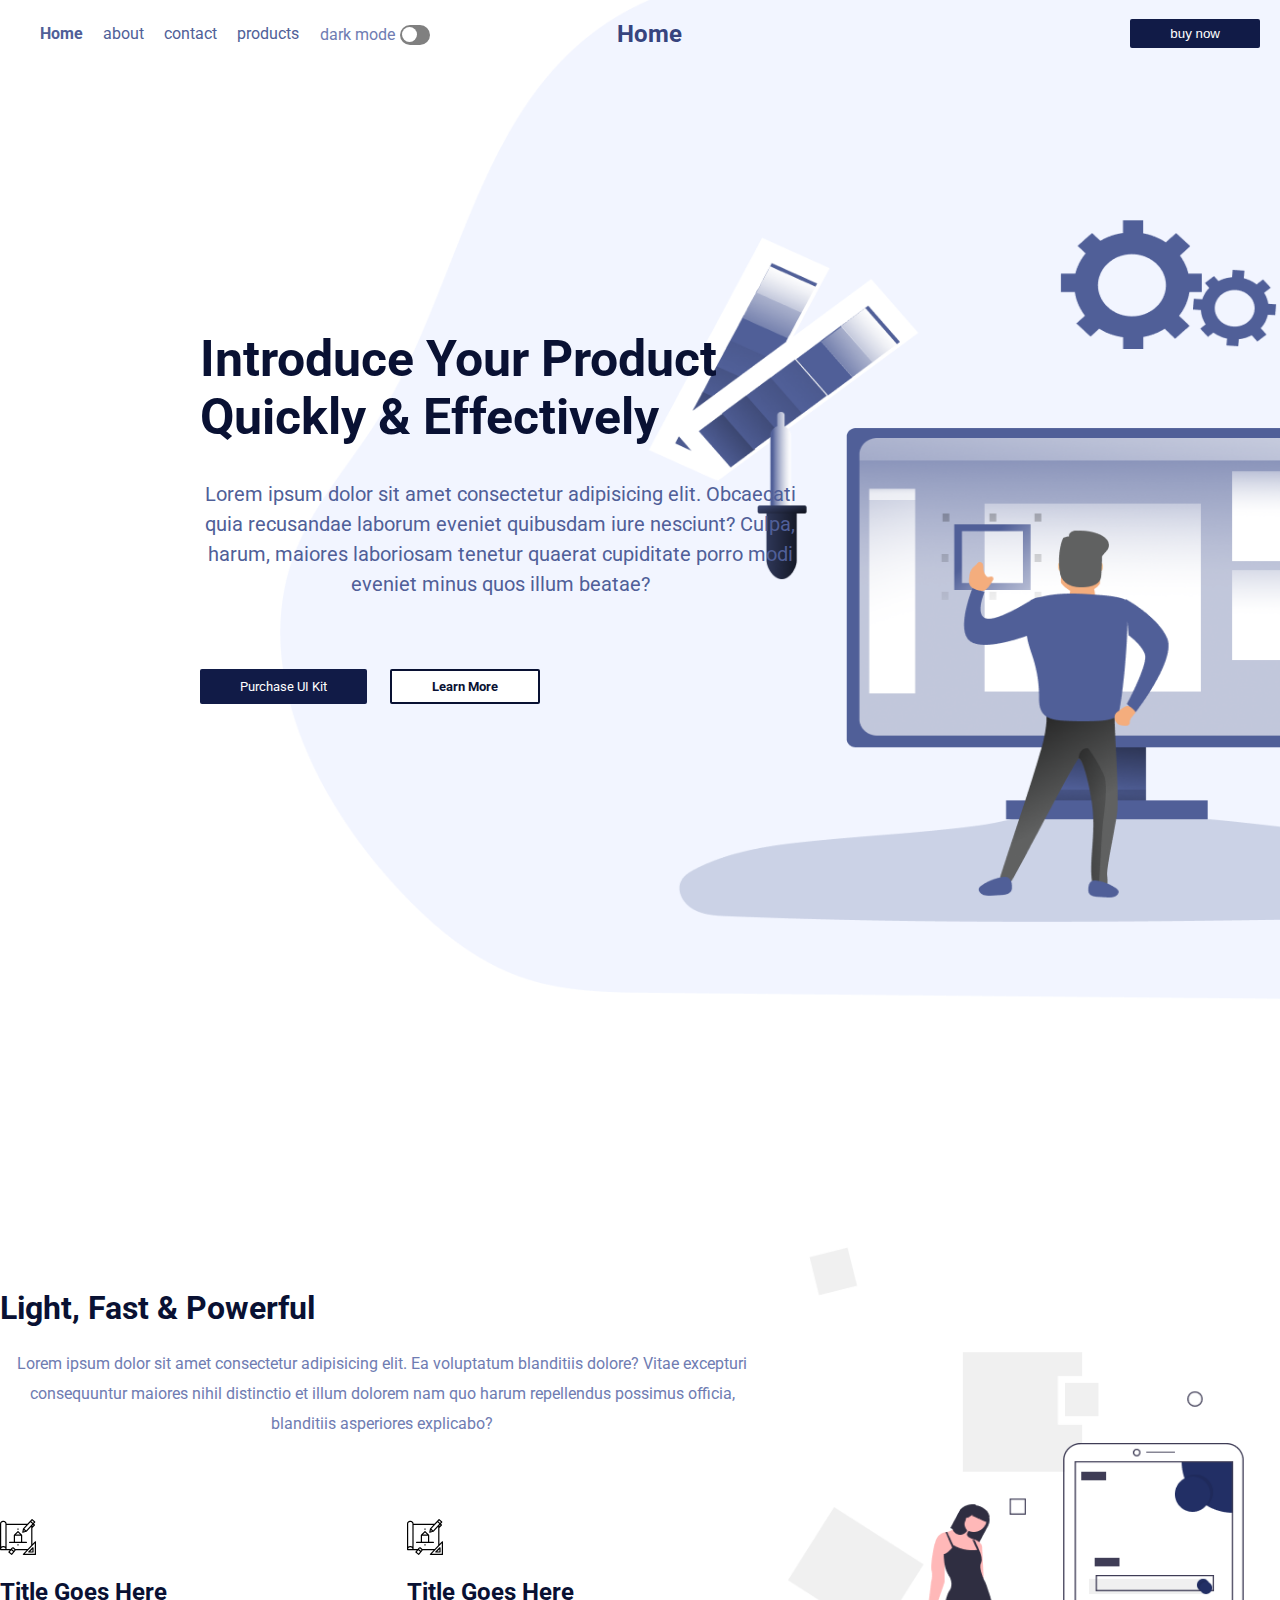
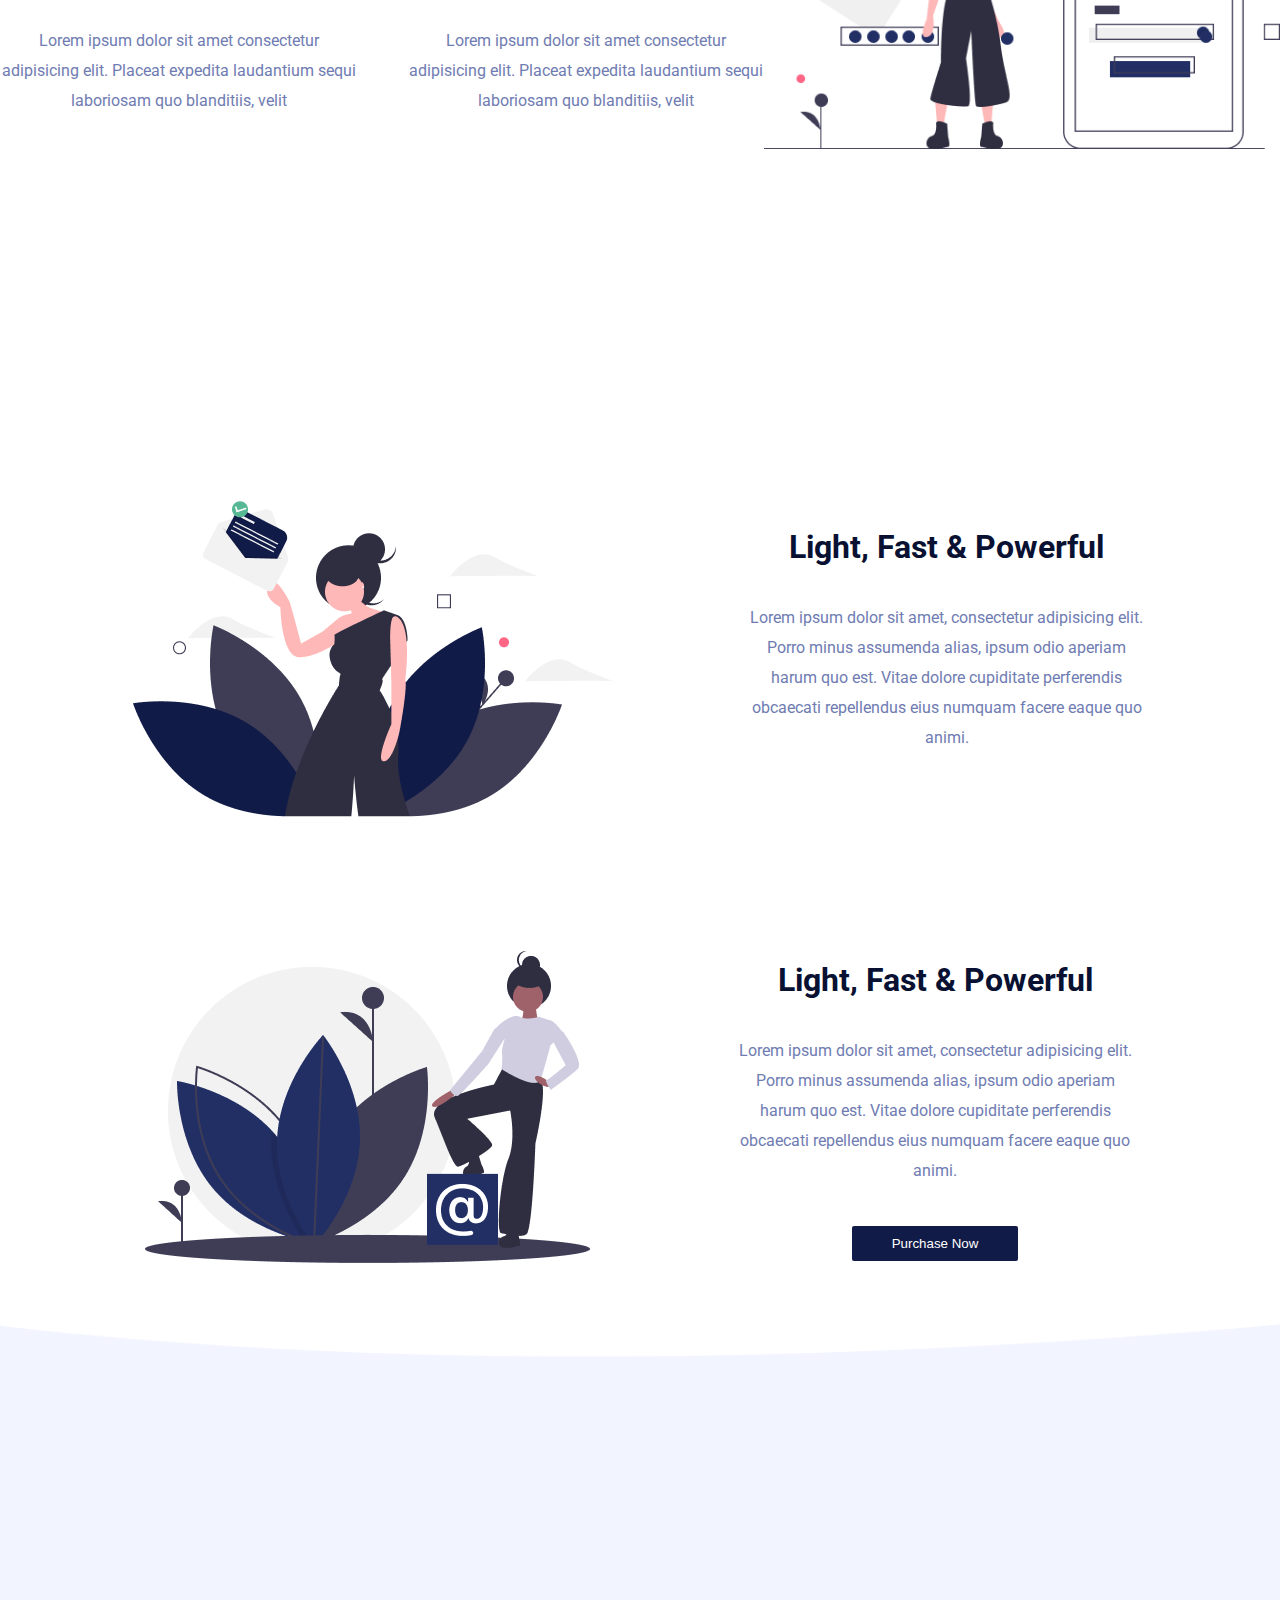
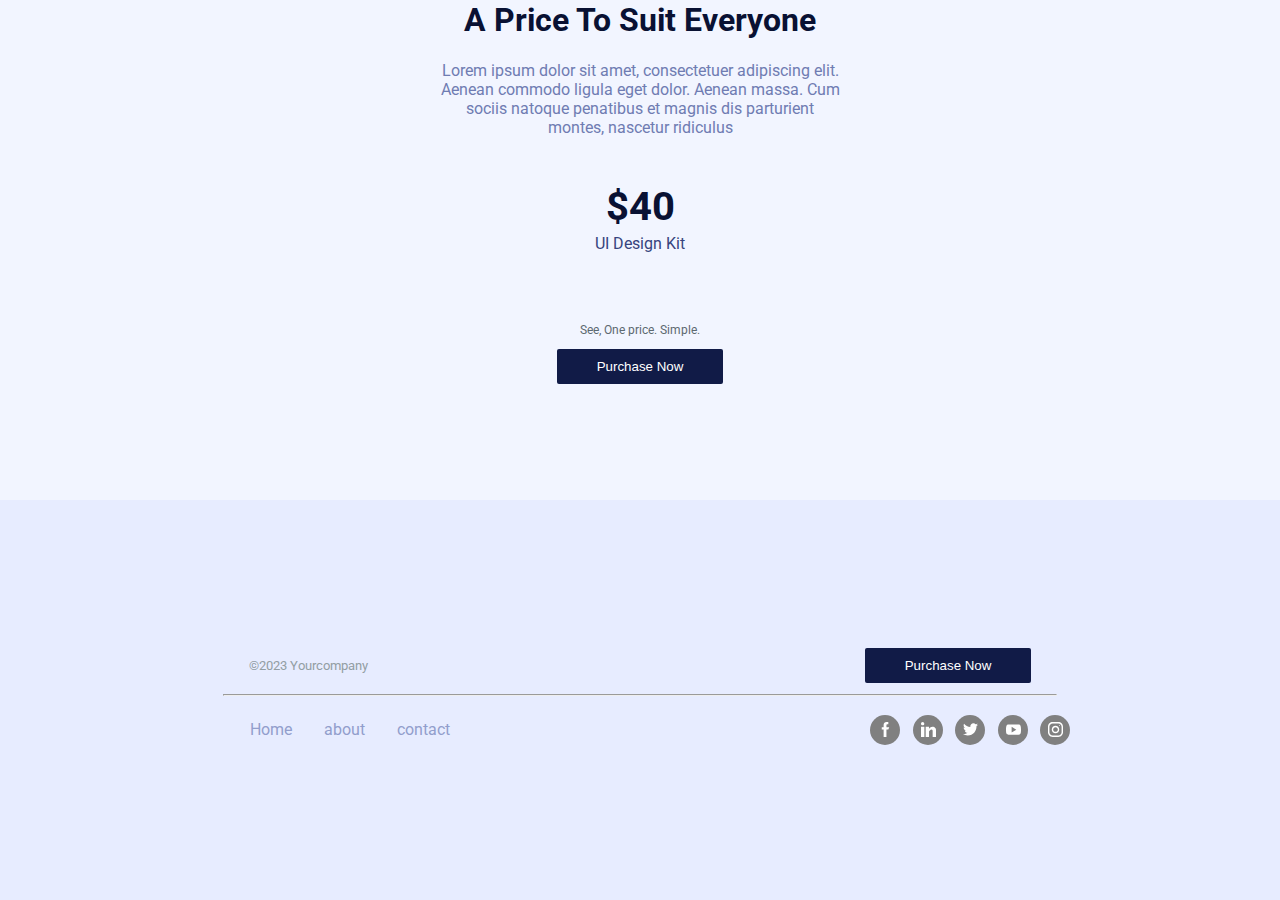
<file: index.html>
<!DOCTYPE html>
<html lang="en">

<head>
    <meta charset="UTF-8">
    <meta name="viewport" content="width=device-width, initial-scale=1.0">
    <title>Home Page</title>
    <link rel="stylesheet" href="style/style.css">
    <style>
    </style>
</head>

<body>
    <input class="toggle-input" type="checkbox" id="background-dark">
    <label class="dark-button" for="background-dark"></label>

    <input id="hamburger" class="toggle-hamburger" type="checkbox">
    <label class="hamburger-menu" for="hamburger">
        <img src="images/hamburger.svg" alt="">
    </label>
    <div class="mobile-nav">
        <ul>
            <a href="index.html">
                <li style="font-weight: bold;">Home</li>
            </a>
            <a href="about-us.html">
                <li>about</li>
            </a>
            <a href="contact.html">
                <li>contact</li>
            </a>
            <a href="products.html">
                <li>products</li>
            </a>
        </ul>
    </div>

    <div class="dark-title">
        <p>dark mode</p>
    </div>
    <div class="header">
        <div class="nav">
            <ul>
                <a href="index.html">
                    <li style="font-weight: bold;">Home</li>
                </a>
                <a href="about-us.html">
                    <li>about</li>
                </a>
                <a href="contact.html">
                    <li>contact</li>
                </a>
                <a href="products.html">
                    <li>products</li>
                </a>
            </ul>
        </div>
        <div class="title">
            <h2>Home</h2>
        </div>
        <div class="button">
            <a href="products.html"><button class="buy">buy now</button></a>
        </div>
    </div>
    
    <div class="image-container">
        <img src="images/aside.png" alt="">
        <div class="content">
            <h1>Introduce Your Product Quickly & Effectively</h1>
            <p>Lorem ipsum dolor sit amet consectetur adipisicing elit. Obcaecati quia recusandae laborum eveniet
                quibusdam iure nesciunt? Culpa, harum, maiores laboriosam tenetur quaerat cupiditate porro modi eveniet
                minus quos illum beatae?</p>
            <button class="purchase-button">Purchase UI Kit</button>
            <button class="learn-button">Learn More</button>
        </div>
    </div>


    <div class="second-content">
        <div class="main-content">
            <h1>Light, Fast & Powerful</h1>
            <p>Lorem ipsum dolor sit amet consectetur adipisicing elit. Ea voluptatum blanditiis dolore? Vitae excepturi
                consequuntur maiores nihil distinctio et illum dolorem nam quo harum repellendus possimus officia,
                blanditiis asperiores explicabo?</p>
            <div class="titles-container">
                <div class="hor1">
                    <img src="images/title-icon.svg" alt="">
                    <h2>Title Goes Here</h2>
                    <p>Lorem ipsum dolor sit amet consectetur adipisicing elit. Placeat expedita laudantium sequi
                        laboriosam quo blanditiis, velit</p>
                </div>
                <div class="hor1">
                    <img src="images/title-icon.svg" alt="">
                    <h2>Title Goes Here</h2>
                    <p>Lorem ipsum dolor sit amet consectetur adipisicing elit. Placeat expedita laudantium sequi
                        laboriosam quo blanditiis, velit</p>
                </div>
            </div>
        </div>
        <div class="image-aside">
            <img src="images/aside2.png" alt="">
        </div>
    </div>

    <div class="third-content">
        <div class="left-image">
            <img src="images/aside3.png" alt="">
        </div>
        <div class="aside-content">
            <h1>Light, Fast & Powerful</h1>
            <p>Lorem ipsum dolor sit amet, consectetur adipisicing elit. Porro minus assumenda alias, ipsum odio aperiam
                harum quo est. Vitae dolore cupiditate perferendis obcaecati repellendus eius numquam facere eaque quo
                animi.</p>
        </div>
    </div>

    <div class="third-content">
        <div class="left-image">
            <img src="images/aside4.png" alt="">
        </div>
        <div class="aside-content">
            <h1>Light, Fast & Powerful</h1>
            <p>Lorem ipsum dolor sit amet, consectetur adipisicing elit. Porro minus assumenda alias, ipsum odio aperiam
                harum quo est. Vitae dolore cupiditate perferendis obcaecati repellendus eius numquam facere eaque quo
                animi.</p>
            <button class="purchase-button">Purchase Now</button>
        </div>
    </div>


    <div class="fourth-content">
        <img src="images/shape.png" alt="">
        <div class="image-content">
            <h1>A Price To Suit Everyone</h1>
            <p id="description">Lorem ipsum dolor sit amet, consectetuer adipiscing elit. Aenean commodo ligula eget
                dolor. Aenean massa. Cum sociis natoque penatibus et magnis dis parturient montes, nascetur ridiculus
            </p>
            <h1 id="price">$40</h1>
            <p id="design">UI Design Kit</p>
            <p id="simple">See, One price. Simple.</p>
            <a href="#"><button class="purchase-button">Purchase Now</button></a>
        </div>
    </div>

    <div class="footer">
        <div class="copyright">
            <p>©2023 Yourcompany</p>
            <a href="products.html"><button class="purchase-button">Purchase Now</button></a>
        </div>
        <hr>
        <div class="footer-nav">
            <ul>
                <a href="index.html">
                    <li>Home</li>
                </a>
                <a href="about-us.html">
                    <li>about</li>
                </a>
                <a href="contact.html">
                    <li>contact</li>
                </a>
            </ul>
            <div class="socials">
                <div class="plateforms" style="--accent-color : #1877f2;">
                    <a class="mini" href="#">
                        <img src="images/facebook.svg" alt="">
                        <span>facebook</span>
                    </a>
                </div>

                <div class="plateforms" style="--accent-color : #0a66c2;">
                    <a class="mini" href="#">
                        <img src="images/linkedin.svg" alt="">
                        <span>linkedin</span>
                    </a>
                </div>

                <div class="plateforms" style="--accent-color : skyblue;">
                    <a class="mini" href="#">
                        <img src="images/twitter.svg" alt="">
                        <span>twitter</span>
                    </a>
                </div>

                <div class="plateforms" style="--accent-color : #ff0000;">
                    <a class="mini" href="#">
                        <img src="images/youtube.svg" alt="">
                        <span>youtube</span>
                    </a>
                </div>

                <div class="plateforms" style="--accent-color : #c32aa3;">
                    <a class="mini" href="#">
                        <img src="images/instagram.svg" alt="">
                        <span>instagram</span>
                    </a>
                </div>
            </div>
        </div>
    </div>
</body>

</html>
</file>
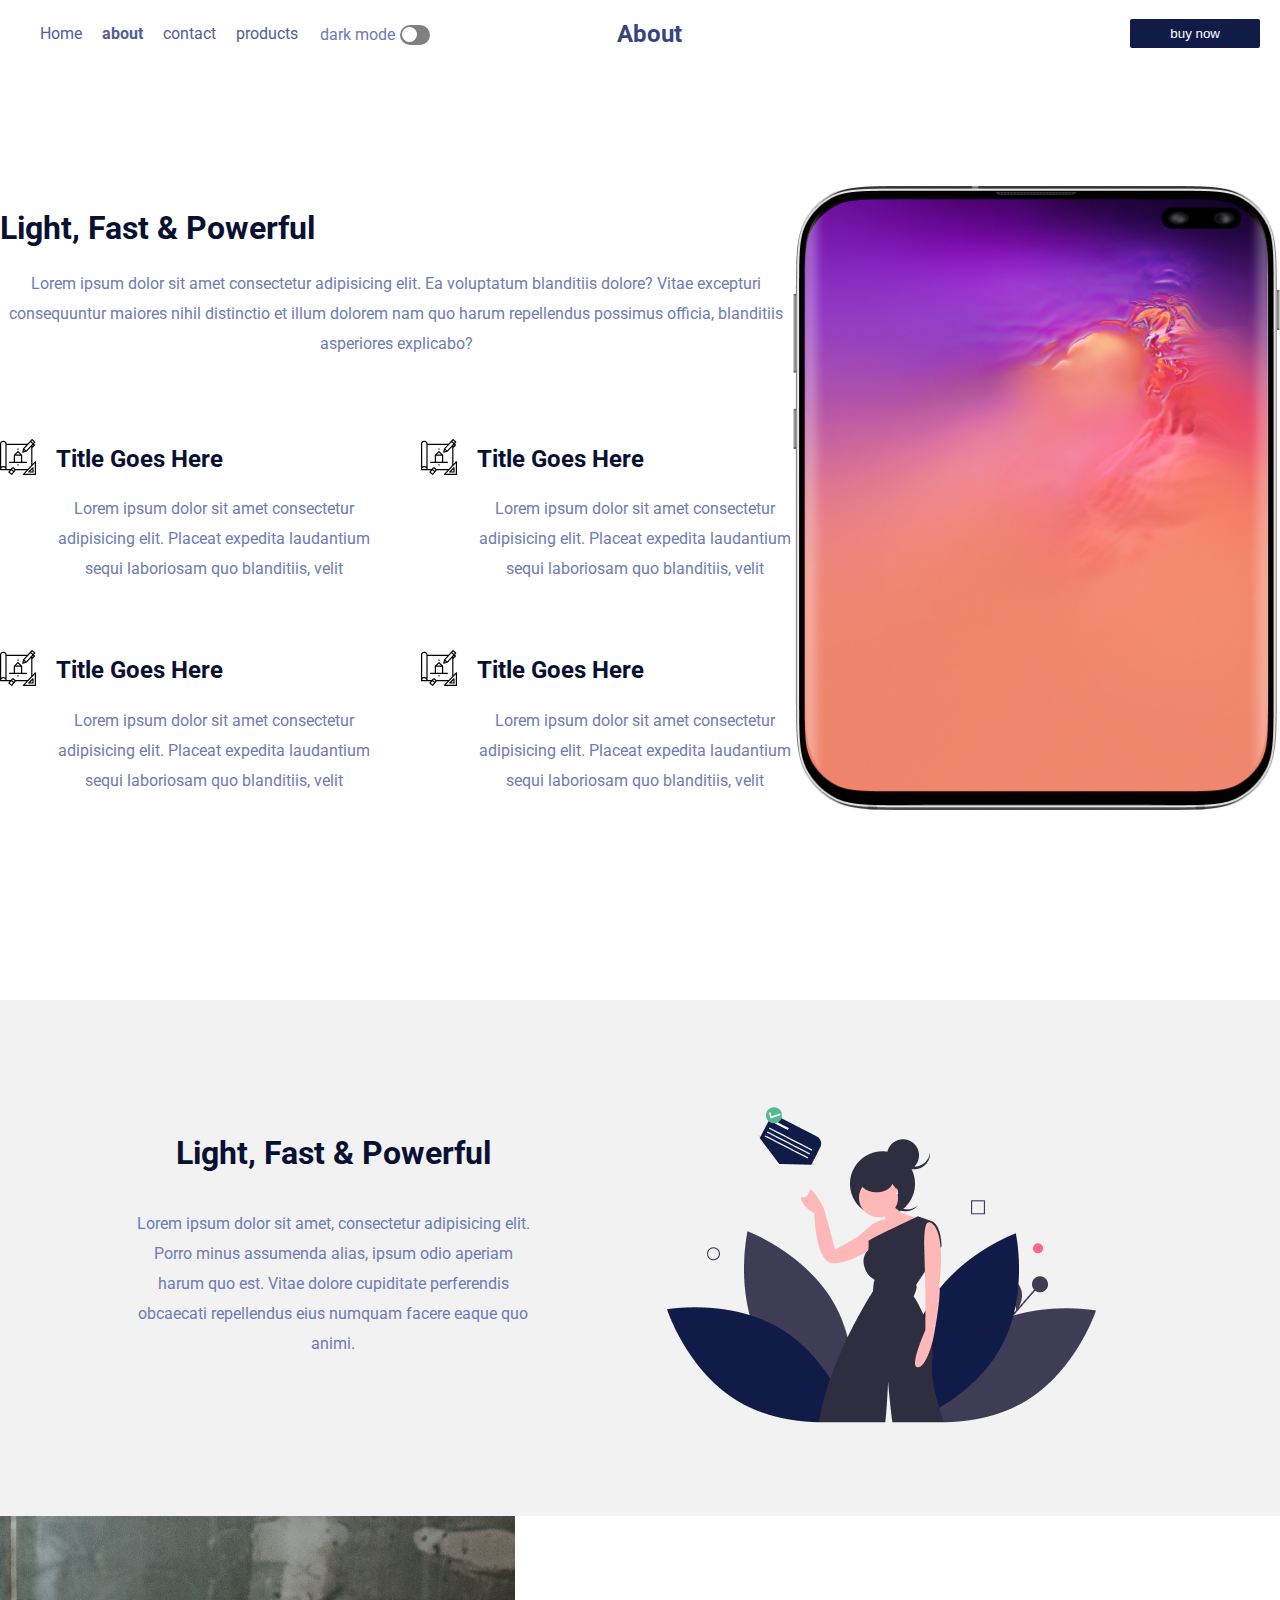
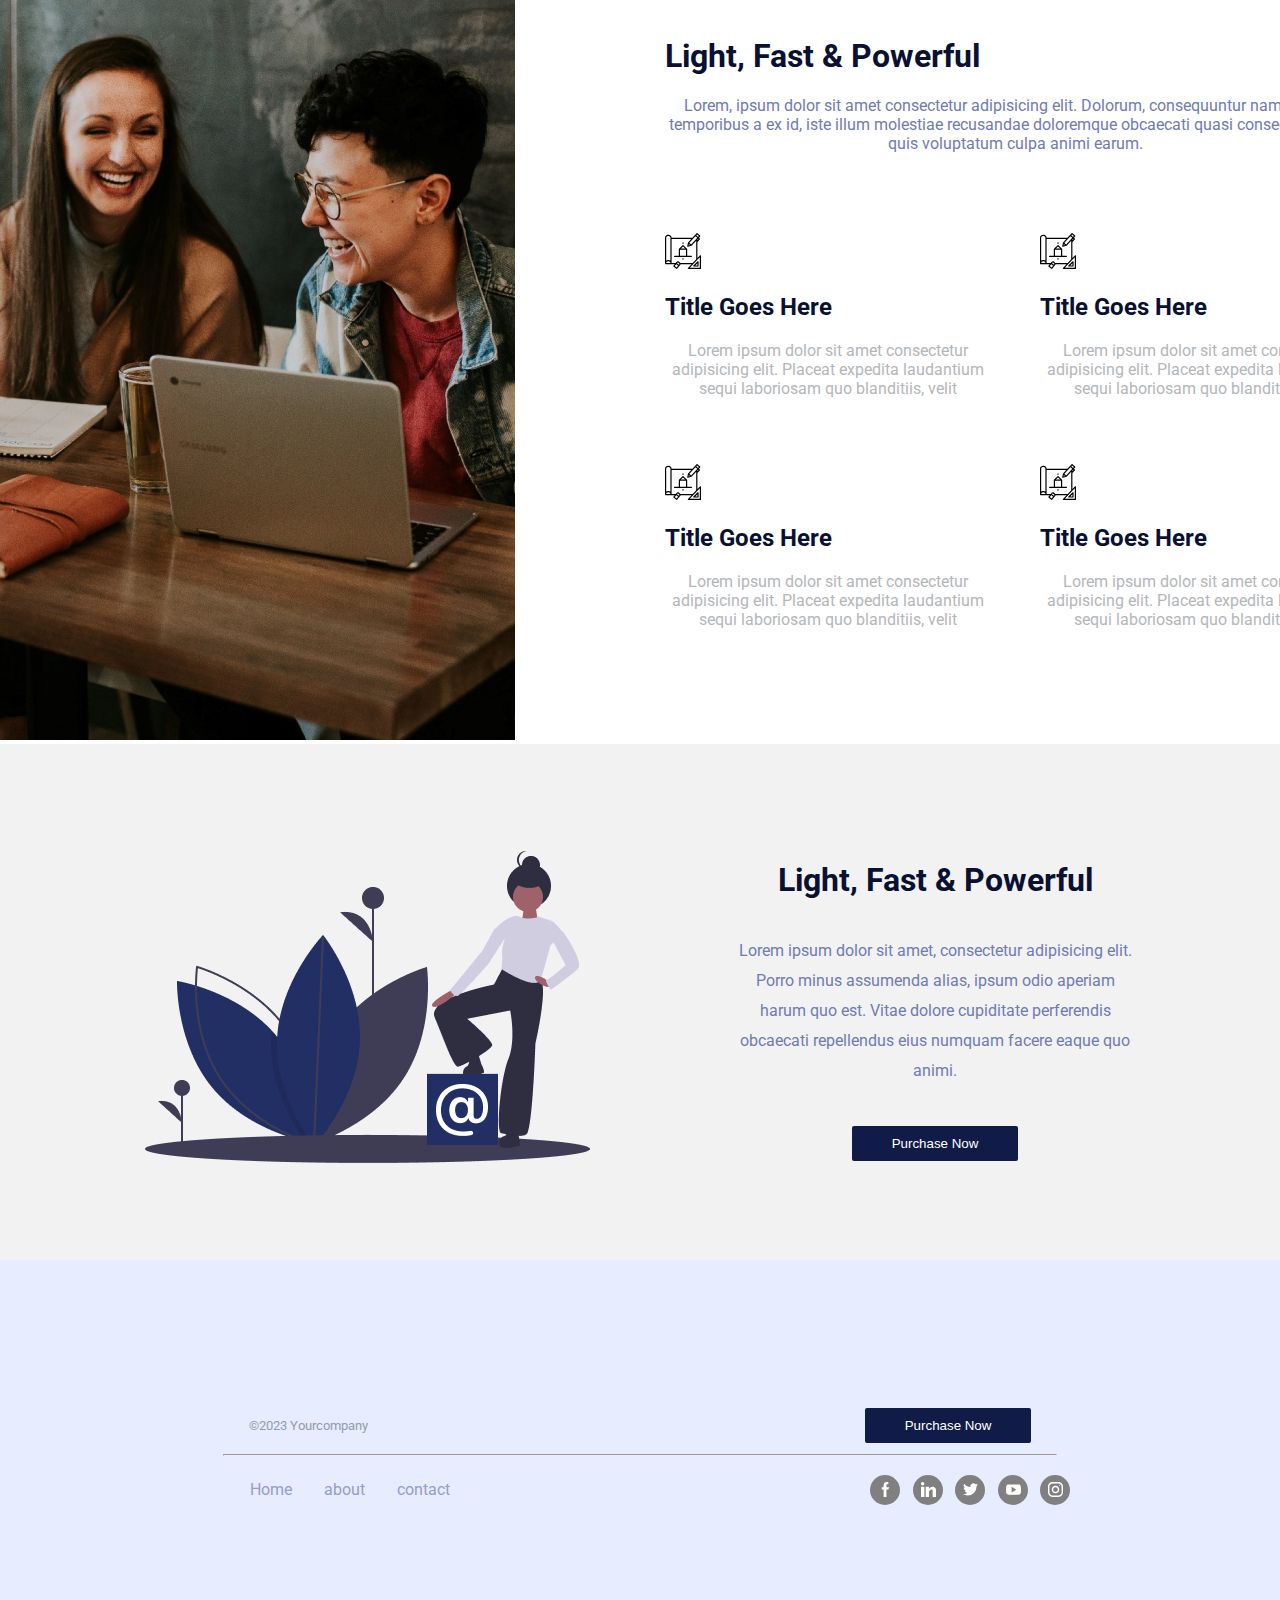
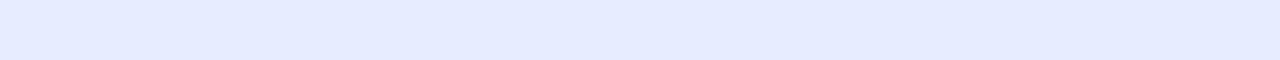
<file: about-us.html>
<!DOCTYPE html>
<html lang="en">

<head>
    <meta charset="UTF-8">
    <meta name="viewport" content="width=device-width, initial-scale=1.0">
    <title>About us</title>
    <link rel="stylesheet" href="style/style.css">
</head>

<body>
    <input class="toggle-input" type="checkbox" id="background-dark">
    <label class="dark-button" for="background-dark"></label>
    <div class="dark-title">
        <p>dark mode</p>
    </div>
    <div class="header">
        <div class="nav">
            <ul>
                <a href="index.html"><li>Home</li></a>
                <a href="about-us.html"><li style="font-weight: bold;">about</li></a>
                <a href="contact.html"><li>contact</li></a>
                <a href="products.html"><li>products</li></a>
            </ul>
        </div>
        <div class="title">
            <h2>About</h2>
        </div>
        <div class="button">
            <a href="products.html"><button class="buy">buy now</button></a>
        </div>
    </div>

    <div class="second-content">
        <div class="main-content">
            <h1>Light, Fast & Powerful</h1>
            <p>Lorem ipsum dolor sit amet consectetur adipisicing elit. Ea voluptatum blanditiis dolore? Vitae excepturi
                consequuntur maiores nihil distinctio et illum dolorem nam quo harum repellendus possimus officia,
                blanditiis asperiores explicabo?</p>
            <div class="titles-container">
                <div class="part1">
                    <div id="first-part">
                        <img src="images/title-icon.svg" alt="">
                    </div>
                    <div id="second-part">
                        <h2>Title Goes Here</h2>
                        <p>Lorem ipsum dolor sit amet consectetur adipisicing elit. Placeat expedita laudantium sequi
                            laboriosam quo blanditiis, velit</p>
                    </div>
                </div>
                <div class="part1">
                    <div id="first-part">
                        <img src="images/title-icon.svg" alt="">
                    </div>
                    <div id="second-part">
                        <h2>Title Goes Here</h2>
                        <p>Lorem ipsum dolor sit amet consectetur adipisicing elit. Placeat expedita laudantium sequi
                            laboriosam quo blanditiis, velit</p>
                    </div>
                </div>
                <div class="part1">
                    <div id="first-part">
                        <img src="images/title-icon.svg" alt="">
                    </div>
                    <div id="second-part">
                        <h2>Title Goes Here</h2>
                        <p>Lorem ipsum dolor sit amet consectetur adipisicing elit. Placeat expedita laudantium sequi
                            laboriosam quo blanditiis, velit</p>
                    </div>
                </div>
                <div class="part1">
                    <div id="first-part">
                        <img src="images/title-icon.svg" alt="">
                    </div>
                    <div id="second-part">
                        <h2>Title Goes Here</h2>
                        <p>Lorem ipsum dolor sit amet consectetur adipisicing elit. Placeat expedita laudantium sequi
                            laboriosam quo blanditiis, velit</p>
                    </div>
                </div>
            </div>
        </div>
        <div class="image-aside">
            <img src="images/phone.png" alt="">
        </div>
    </div>

    <div class="section-reverse">
        <div class="third-content">
            <div class="aside-content">
                <h1>Light, Fast & Powerful</h1>
                <p>Lorem ipsum dolor sit amet, consectetur adipisicing elit. Porro minus assumenda alias, ipsum odio
                    aperiam
                    harum quo est. Vitae dolore cupiditate perferendis obcaecati repellendus eius numquam facere eaque
                    quo
                    animi.</p>
            </div>
            <div class="left-image">
                <img src="images/aside3.png" alt="">
            </div>
        </div>
    </div>

    <div class="section2">
        <div class="happy">
            <img src="images/happy.png" alt="">
        </div>
        <div class="section-content">
            <div class="section-text">
                <h1>Light, Fast & Powerful</h1>
                <p>Lorem, ipsum dolor sit amet consectetur adipisicing elit. Dolorum, consequuntur nam expedita
                    temporibus a ex id, iste illum molestiae recusandae doloremque obcaecati quasi consequatur error
                    quis voluptatum culpa animi earum.</p>
            </div>
            <div class="titles-container">
                <div class="hor1">
                    <img src="images/title-icon.svg" alt="">
                    <h2>Title Goes Here</h2>
                    <p>Lorem ipsum dolor sit amet consectetur adipisicing elit. Placeat expedita laudantium sequi
                        laboriosam quo blanditiis, velit</p>
                </div>
                <div class="hor1">
                    <img src="images/title-icon.svg" alt="">
                    <h2>Title Goes Here</h2>
                    <p>Lorem ipsum dolor sit amet consectetur adipisicing elit. Placeat expedita laudantium sequi
                        laboriosam quo blanditiis, velit</p>
                </div>
                <div class="hor1">
                    <img src="images/title-icon.svg" alt="">
                    <h2>Title Goes Here</h2>
                    <p>Lorem ipsum dolor sit amet consectetur adipisicing elit. Placeat expedita laudantium sequi
                        laboriosam quo blanditiis, velit</p>
                </div>
                <div class="hor1">
                    <img src="images/title-icon.svg" alt="">
                    <h2>Title Goes Here</h2>
                    <p>Lorem ipsum dolor sit amet consectetur adipisicing elit. Placeat expedita laudantium sequi
                        laboriosam quo blanditiis, velit</p>
                </div>
            </div>
        </div>
    </div>

    <div class="section-reverse">
        <div class="third-content">
            <div class="left-image">
                <img src="images/aside4.png" alt="">
            </div>
            <div class="aside-content">
                <h1>Light, Fast & Powerful</h1>
                <p>Lorem ipsum dolor sit amet, consectetur adipisicing elit. Porro minus assumenda alias, ipsum odio aperiam
                    harum quo est. Vitae dolore cupiditate perferendis obcaecati repellendus eius numquam facere eaque quo
                    animi.</p>
                <button class="purchase-button">Purchase Now</button>
            </div>
        </div>
    </div>

    <div class="footer">
        <div class="copyright">
            <p>©2023 Yourcompany</p>
            <a href="products.html"><button class="purchase-button">Purchase Now</button></a>
        </div>
        <hr>
        <div class="footer-nav">
            <ul>
                <a href="index.html">
                    <li>Home</li>
                </a>
                <a href="about-us.html">
                    <li>about</li>
                </a>
                <a href="contact.html">
                    <li>contact</li>
                </a>
            </ul>
            <div class="socials">
                <div class="plateforms" style="--accent-color : #1877f2;">
                    <a class="mini" href="#">
                        <img src="images/facebook.svg" alt="">
                        <span>facebook</span>
                    </a>
                </div>

                <div class="plateforms" style="--accent-color : #0a66c2;">
                    <a class="mini" href="#">
                        <img src="images/linkedin.svg" alt="">
                        <span>linkedin</span>
                    </a>
                </div>

                <div class="plateforms" style="--accent-color : skyblue;">
                    <a class="mini" href="#">
                        <img src="images/twitter.svg" alt="">
                        <span>twitter</span>
                    </a>
                </div>

                <div class="plateforms" style="--accent-color : #ff0000;">
                    <a class="mini" href="#">
                        <img src="images/youtube.svg" alt="">
                        <span>youtube</span>
                    </a>
                </div>

                <div class="plateforms" style="--accent-color : #c32aa3;">
                    <a class="mini" href="#">
                        <img src="images/instagram.svg" alt="">
                        <span>instagram</span>
                    </a>
                </div>
            </div>
        </div>
    </div>
</body>

</html>
</file>
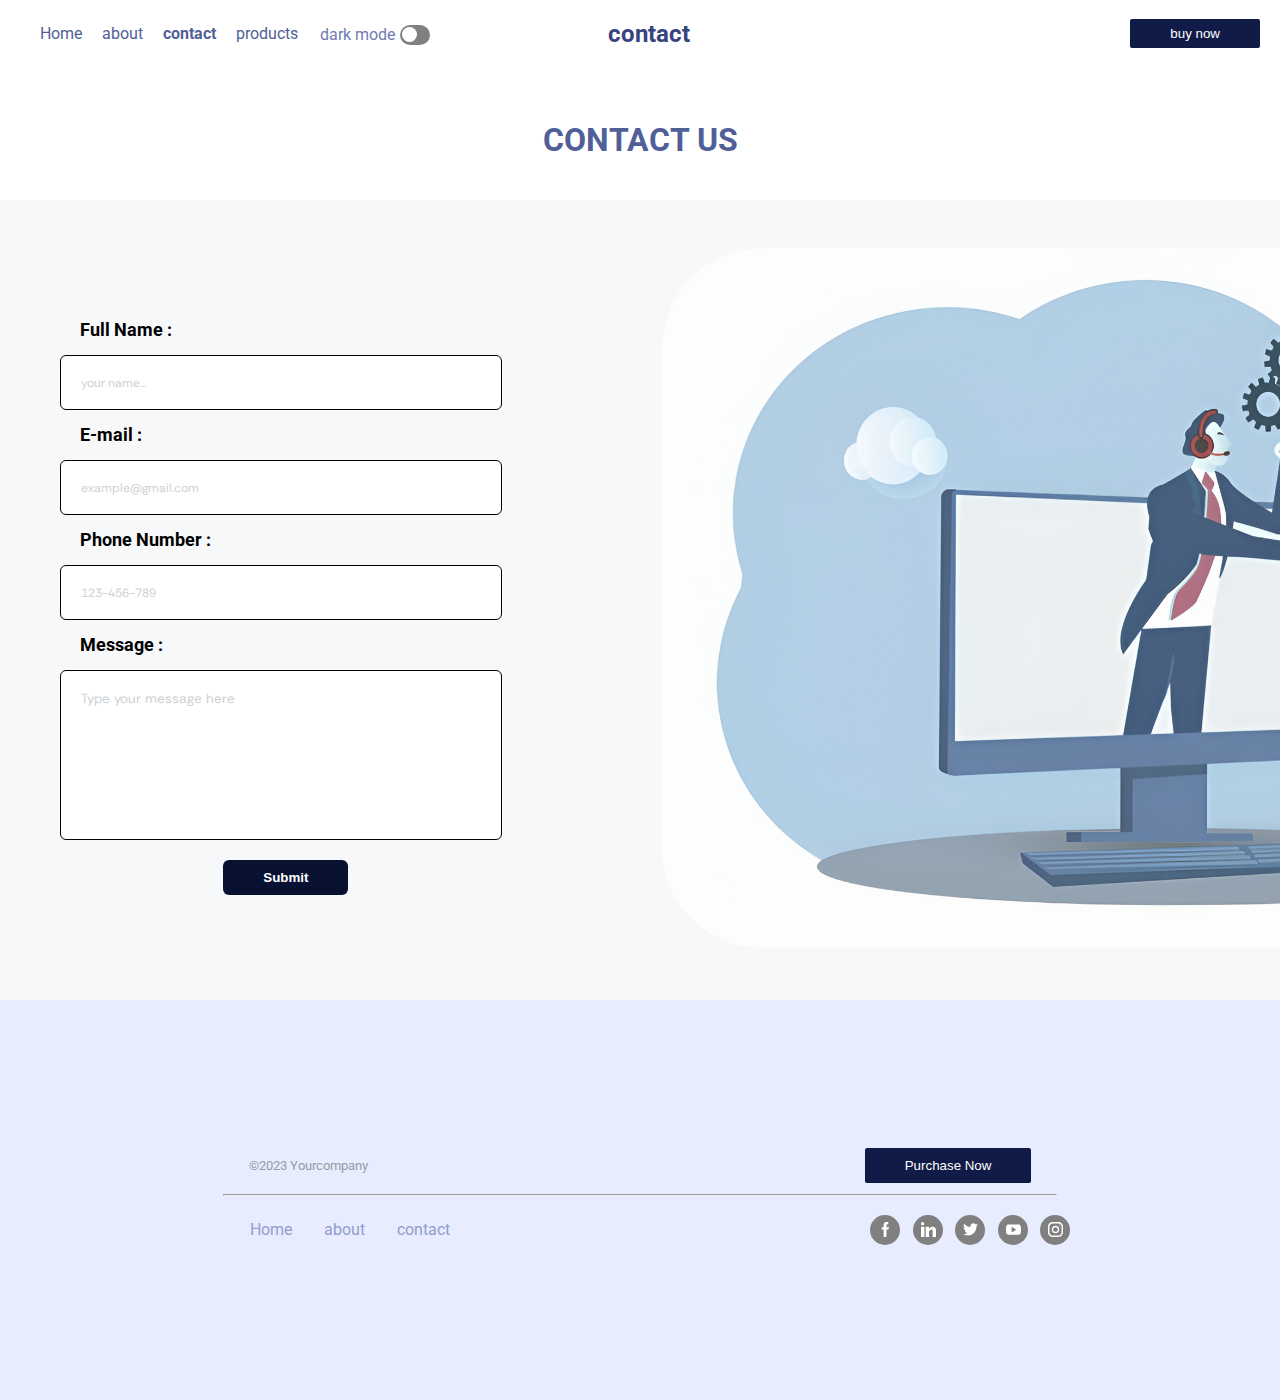
<file: contact.html>
<!DOCTYPE html>
<html lang="en">

<head>
    <meta charset="UTF-8">
    <meta name="viewport" content="width=device-width, initial-scale=1.0">
    <title>contact us</title>
    <link rel="stylesheet" href="style/style.css">
</head>

<body>
    <input class="toggle-input" type="checkbox" id="background-dark">
    <label class="dark-button" for="background-dark"></label>
    <div class="dark-title">
        <p>dark mode</p>
    </div>

    <div class="header">
        <div class="nav">
            <ul>
                <a href="index.html"><li>Home</li></a>
                <a href="about-us.html"><li>about</li></a>
                <a href="contact.html"><li style="font-weight: bold;">contact</li></a>
                <a href="products.html"><li>products</li></a>
            </ul>
        </div>
        <div class="title">
            <h2>contact</h2>
        </div>
        <div class="button">
            <a href="products.html"><button class="buy">buy now</button></a>
        </div>
    </div>

    <div class="contact-title">
        <h1>CONTACT US</h1>
    </div>

    <div class="contact-main">
        <div class="contact-content">
            <form>
                <label for="fname">Full Name :</label>
                <input type="text" id="fname" placeholder="your name...">

                <label for="email">E-mail :</label>
                <input type="email" name="email" id="email" placeholder="example@gmail.com">

                <label for="pnumber">Phone Number :</label>
                <input type="tel" name="pnumber" id="pnumber" placeholder="123-456-789">

                <label for="message">Message :</label>
                <textarea id="message" placeholder="Type your message here"></textarea>
                <div class="contact-button">
                    <button>Submit</button>
                </div>
            </form>
        </div>
        <div>
            <img src="images/pic-enhanced_enhanced.png" alt="">
        </div>
    </div>

    <div class="footer">
        <div class="copyright">
            <p>©2023 Yourcompany</p>
            <a href="products.html"><button class="purchase-button">Purchase Now</button></a>
        </div>
        <hr>
        <div class="footer-nav">
            <ul>
                <a href="index.html">
                    <li>Home</li>
                </a>
                <a href="about-us.html">
                    <li>about</li>
                </a>
                <a href="contact.html">
                    <li>contact</li>
                </a>
            </ul>
            <div class="socials">
                <div class="plateforms" style="--accent-color : #1877f2;">
                    <a class="mini" href="#">
                        <img src="images/facebook.svg" alt="">
                        <span>facebook</span>
                    </a>
                </div>

                <div class="plateforms" style="--accent-color : #0a66c2;">
                    <a class="mini" href="#">
                        <img src="images/linkedin.svg" alt="">
                        <span>linkedin</span>
                    </a>
                </div>

                <div class="plateforms" style="--accent-color : skyblue;">
                    <a class="mini" href="#">
                        <img src="images/twitter.svg" alt="">
                        <span>twitter</span>
                    </a>
                </div>

                <div class="plateforms" style="--accent-color : #ff0000;">
                    <a class="mini" href="#">
                        <img src="images/youtube.svg" alt="">
                        <span>youtube</span>
                    </a>
                </div>

                <div class="plateforms" style="--accent-color : #c32aa3;">
                    <a class="mini" href="#">
                        <img src="images/instagram.svg" alt="">
                        <span>instagram</span>
                    </a>
                </div>
            </div>
        </div>
    </div>
</body>

</html>
</file>
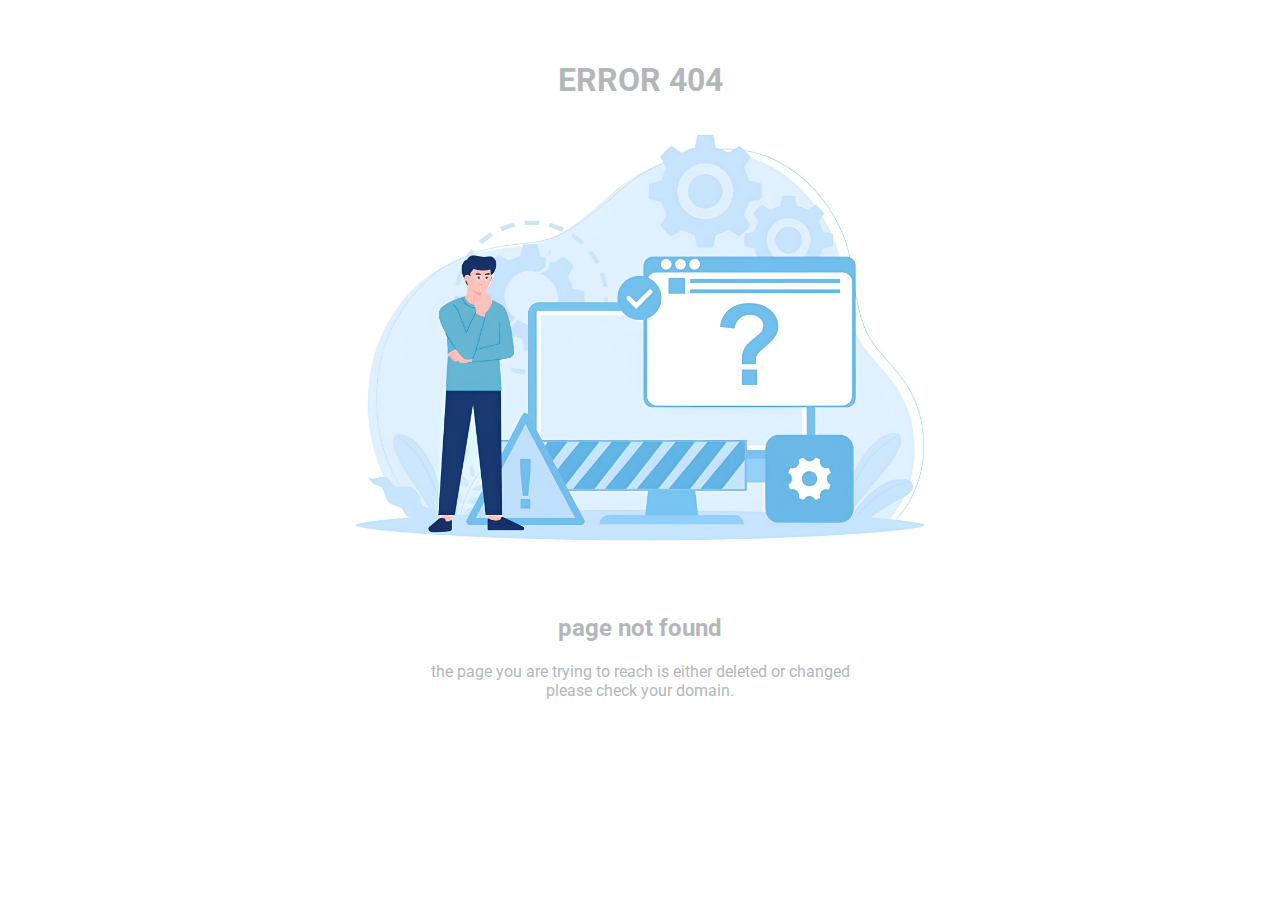
<file: myproducts.html>
<!DOCTYPE html>
<html lang="en">
<head>
    <meta charset="UTF-8">
    <meta name="viewport" content="width=device-width, initial-scale=1.0">
    <title>ERROR 404</title>
    <link rel="stylesheet" href="style/style.css">
</head>
<body>
    <div class="error-text">
        <h1>ERROR 404</h1>
    </div>
    <div class="error-section">
        <img src="images/enhanced.jpg" alt="">
        <div>
            <h2>page not found</h2>
            <p>the page you are trying to reach is either deleted or changed<br>please check your domain.
            </p>
        </div>
    </div>
</body>
</html>
</file>
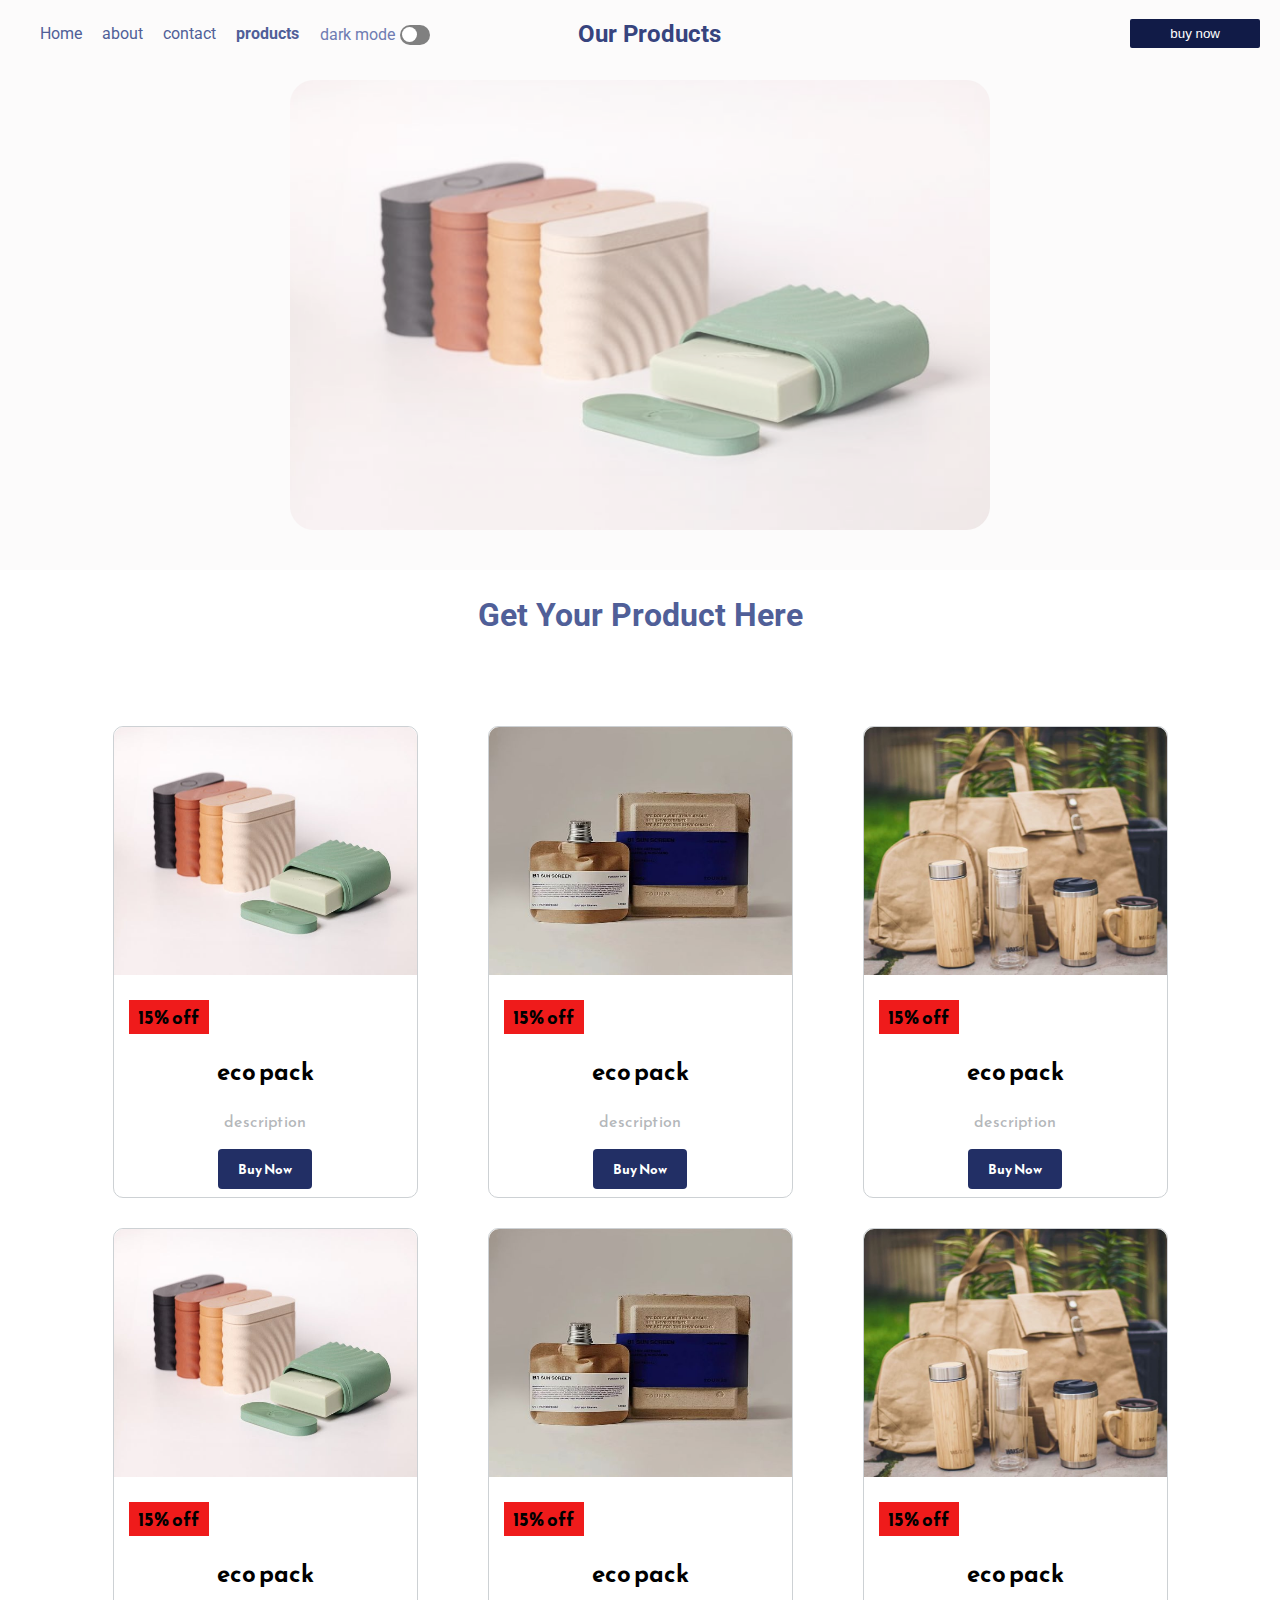
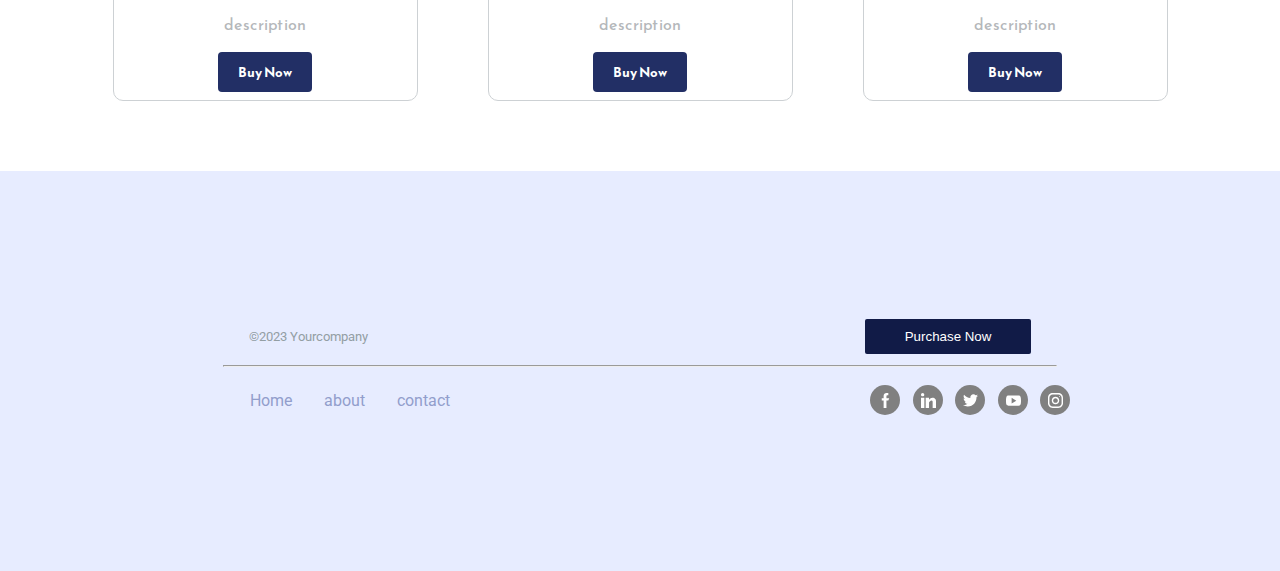
<file: products.html>
<!DOCTYPE html>
<html lang="en">

<head>
    <meta charset="UTF-8">
    <meta name="viewport" content="width=device-width, initial-scale=1.0">
    <title>Our products</title>
    <link rel="stylesheet" href="style/style.css">
</head>

<body>
    <input class="toggle-input" type="checkbox" id="background-dark">
    <label class="dark-button" for="background-dark"></label>
    <div class="dark-title">
        <p>dark mode</p>
    </div>

    <div class="header">
        <div class="nav">
            <ul>
                <a href="index.html"><li>Home</li></a>
                <a href="about-us.html"><li>about</li></a>
                <a href="contact.html"><li>contact</li></a>
                <a href="products.html"><li style="font-weight: bold;">products</li></a>
            </ul>
        </div>
        <div class="title">
            <h2>Our Products</h2>
        </div>
        <div class="button">
            <a href="products.html"><button class="buy">buy now</button></a>
        </div>
    </div>

    <div class="slider-container">
        <div class="slider">
            <figure>
                <img src="images/product1.jfif" alt="">
                <img src="images/product2.jfif" alt="">
                <img src="images/product3.jfif" alt="">
                <img src="images/product1.jfif" alt="">
            </figure>
        </div>
    </div>

    <div class="product-shop">
        <h1 id="title">Get Your Product Here</h1>
        <div class="products-container">
            <div class="product">
                <img src="images/product1.jfif" alt="">
                <h3>15% off</h3>
                <h2>eco pack</h2>
                <p>description</p>
                <div class="buy-button">
                    <button>Buy Now</button>
                </div>
            </div>
    
            <div class="product">
                <img src="images/product2.jfif" alt="">
                <h3>15% off</h3>
                <h2>eco pack</h2>
                <p>description</p>
                <div class="buy-button">
                    <button>Buy Now</button>
                </div>
            </div>
    
            <div class="product">
                <img src="images/product3.jfif" alt="">
                <h3>15% off</h3>
                <h2>eco pack</h2>
                <p>description</p>
                <div class="buy-button">
                    <button>Buy Now</button>
                </div>
            </div>
    
            <div class="product">
                <img src="images/product1.jfif" alt="">
                <h3>15% off</h3>
                <h2>eco pack</h2>
                <p>description</p>
                <div class="buy-button">
                    <button>Buy Now</button>
                </div>
            </div>
    
            <div class="product">
                <img src="images/product2.jfif" alt="">
                <h3>15% off</h3>
                <h2>eco pack</h2>
                <p>description</p>
                <div class="buy-button">
                    <button>Buy Now</button>
                </div>
            </div>
    
            <div class="product">
                <img src="images/product3.jfif" alt="">
                <h3>15% off</h3>
                <h2>eco pack</h2>
                <p>description</p>
                <div class="buy-button">
                    <button>Buy Now</button>
                </div>
            </div>
        </div>
    </div>

    <div class="footer">
        <div class="copyright">
            <p>©2023 Yourcompany</p>
            <a href="products.html"><button class="purchase-button">Purchase Now</button></a>
        </div>
        <hr>
        <div class="footer-nav">
            <ul>
                <a href="index.html">
                    <li>Home</li>
                </a>
                <a href="about-us.html">
                    <li>about</li>
                </a>
                <a href="contact.html">
                    <li>contact</li>
                </a>
            </ul>
            <div class="socials">
                <div class="plateforms" style="--accent-color : #1877f2;">
                    <a class="mini" href="#">
                        <img src="images/facebook.svg" alt="">
                        <span>facebook</span>
                    </a>
                </div>

                <div class="plateforms" style="--accent-color : #0a66c2;">
                    <a class="mini" href="#">
                        <img src="images/linkedin.svg" alt="">
                        <span>linkedin</span>
                    </a>
                </div>

                <div class="plateforms" style="--accent-color : skyblue;">
                    <a class="mini" href="#">
                        <img src="images/twitter.svg" alt="">
                        <span>twitter</span>
                    </a>
                </div>

                <div class="plateforms" style="--accent-color : #ff0000;">
                    <a class="mini" href="#">
                        <img src="images/youtube.svg" alt="">
                        <span>youtube</span>
                    </a>
                </div>

                <div class="plateforms" style="--accent-color : #c32aa3;">
                    <a class="mini" href="#">
                        <img src="images/instagram.svg" alt="">
                        <span>instagram</span>
                    </a>
                </div>
            </div>
        </div>
    </div>
</body>

</html>
</file>
<file: style/style.css>
@import url('https://fonts.googleapis.com/css2?family=Roboto:ital,wght@0,100;0,300;0,400;0,500;0,700;0,900;1,100;1,300;1,400;1,500;1,700;1,900&display=swap');
@import url('https://fonts.googleapis.com/css2?family=Rethink+Sans:ital,wght@0,400..800;1,400..800&display=swap');
@import url('https://fonts.googleapis.com/css2?family=Reem+Kufi:wght@400..700&display=swap');

body {
    padding: 0;
    margin: 0;
    font-family: roboto;
}

h1 ,h2{
    color: #091133;
}

a{
    text-decoration: none;
}
hr {
    width: 65%;
}
.header {
    display: flex;
    justify-content: space-between;
    align-items: center;
    position: absolute;
    width: 100%;
    z-index: 1;
    top: 0;
}

.header .nav ul {
    display: flex;
}

.header .nav li {
    margin-right: 20px;
    list-style-type: none;
    color: #505F98;
}

.button .buy {
    background-color: #111B47;
    padding: 7px 40px;
    border: none;
    border-radius: 2px;
    color: white;
    margin-right: 20px;
    cursor: pointer;
}

.image-container {
    position: relative;
    display: flex;
    justify-content: end;
    align-items: center;
}

.image-container .content {
    position: absolute;
    width: 400px;
    left: 200px;
}

.image-container img {
    height: 1000px;
    width: 1000px;
}

.content h1 {
    color: #091133;
    font-size: 50px;
    width: 600px;
}

.content p {
    color: #505F98;
    font-size: 20px;
    width: 600px;
    line-height: 30px;
}

.content button {
    margin-top: 50px;
    font-family: roboto;
}

.purchase-button {
    background-color: #111B47;
    color: white;
    border: none;
    border-radius: 2px;
    padding: 10px 40px;
    cursor: pointer;
}

.content .learn-button {
    background-color: white;
    border: 2px solid #091133;
    padding: 8px 40px;
    margin-left: 19px;
    color: #091133;
    border-radius: 2px;
    font-weight: bold;
}

.title h2 {
    color: #37447E;
    transform: translateX(-75px);
}

.second-content {
    display: flex;
    align-items: center;
    justify-content: space-around;
    height: 1000px;
}

.second-content .main-content {
    width: 800px;
}

.titles-container {
    display: grid;
    grid-template-columns: 1fr 1fr;
    grid-template-rows: 1fr;
    gap: 50px;
    margin-top: 80px;
}

.main-content p {
    color: #6F7CB2;
    line-height: 30px;
}

.part1 h2,
.part2 h2 {
    color: #091133;
}

.third-content {
    padding-top: 100px;
    padding-bottom: 50px;
    display: flex;
    height: 300px;
    justify-content: space-evenly;
}

.aside-content {
    width: 400px;
    display: flex;
    flex-direction: column;
    justify-content: center;
    align-items: center;
}

.aside-content p {
    color: #6F7CB2;
    line-height: 30px;
    margin-bottom: 40px;
}

.fourth-content {
    display: flex;
    justify-content: center;
    position: relative;
    height: 800px;
}

.fourth-content img {
    width: 100%;
    height: 900px;
}

.image-content {
    position: absolute;
    width: 400px;
    top: 35%;
    text-align: center;
}

#description {
    color: #6F7CB2;
}

#price {
    margin-top: 70px;
    font-size: 40px;
    line-height: 0px;
}

#design {
    color: #37447E;
}

#simple {
    color: #5D6970;
    font-size: 12px;
    margin-top: 70px;
}

.footer {
    background-color: #E7ECFF;
    display: flex;
    flex-direction: column;
    align-items: center;
    justify-content: center;
    height: 400px;
    position: absolute;
    width: 100%;
}

.copyright {
    display: flex;
    justify-content: space-around;
    align-items: center;
    width: 100%;
}

.copyright p {
    color: #939EA4;
    font-size: 13px;
}

.footer-nav {
    
    width: 100%;
    display: flex;
    align-items: center;
    justify-content: space-around;
    
}

.footer-nav ul{
    display: flex;
    list-style-type: none;
    width: 200px;
    justify-content: space-between;
}
.footer-nav ul a {
    color: #929ECC;
}

.socials {
    display: flex;
    width: 200px;
    justify-content: space-between;
}
.section-reverse {
    background-color: #F2F2F2;
    padding-top: 6px;
    padding-bottom: 60px;
}
.section2 {
    display: grid;
    grid-template-columns: 515px 1fr;
    gap: 150px;
    align-items: center;
}
.section-text {
    width: 700px;
}
.part1 , .part2 , .part3, .part4{
    display: flex;
    gap: 20px;
}
#second-part {
    display: flex;
    flex-direction: column;
    line-height: 0;
}

.titles-container .hor1 {
    color: #5D6970;
}
.section-text p {
    color: #6F7CB2;
}

.contact-main {
    display: flex;
    justify-content: space-between;
    align-items: center;
    background-color: #f6f8fa;
    height: 700px;
    overflow: hidden;
    padding-bottom: 50px;
    padding-top: 50px;
}
.contact-main img {
    width: 1000px;
    height: 700px;
    border-radius: 100px 0 0 100px;
    transform: translateX(160px);
    opacity: 0.8;
}
.contact-content form{
    margin-left: 60px;
    display: flex;
    flex-direction: column;
    width: 90%;
    line-height: 50px;
    justify-content: center;
}
.contact-title {
    padding-top: 100px;
    height: 100px;
}
.contact-title h1{
    text-align: center;
    
    color: #505F98;
}
.contact-content input{
    padding: 19px 20px;
    width: 400px;
    border-radius: 6px;
    border: 1px solid black;
}

.contact-content label {
    font-size: 18px;
    font-weight: bolder;
    margin-left: 20px;
}
.contact-content textarea{
    resize: none;
    width: 400px;
    height: 130px;
    border: 1px solid;
    border-radius: 6px;
    padding: 19px 20px;
    font-family: rethink sans;
}  
.contact-content textarea::placeholder {
    color: #CDD1D4;
}

.contact-content input::placeholder{
    font-size: 12px;
    font-family: rethink sans;
    color: #CDD1D4;
}
.contact-button {
    display: flex;
    justify-content: center;
    margin-top: 20px;
}
.contact-button button {
    background-color: #091133;
    color: white;
    border: none;
    padding: 10px 40px;
    border-radius: 6px;
    font-weight: bold;
    cursor: pointer;
}

.slider {
    overflow: hidden;
    width: 700px;
}
.slider figure {
    position: relative;
    width: 400%;
    margin: 0;
    padding: 0;
    left: 0;
    animation: 18s slider infinite;
}
.slider img {
    width: 25%;
    float: left;
    height: 450px;
    opacity: 0.7;
    border-radius: 24px;
}

@keyframes slider {
    0% {
        left: 0;
    }
    20% {
        left: 0;
    }
    25% {
        left: -100%;
    }
    45% {
        left: -100%;
    }
    50% {
        left: -200%;
    }
    75% {
        left: -200%;
    }
    80% {
        left: -300%;
    }
    90% {
        left: -300%;
    }
}
.slider-container {
    
    display: flex;
    justify-content: center;
    background-color: #fcfbfb;
    padding-top: 80px;
    padding-bottom: 40px;
}
.product-shop {
    padding-top: 5px;
}
.products-container {
    padding-top: 70px;
    padding-bottom: 70px;
    display: grid;
    grid-template-columns: 305px 305px 305px;
    justify-content: center;
    column-gap: 70px;
    row-gap: 30px;
    font-family: reem kufi;
}
.products-container img {
    height: 248px;
    width: 100%;
    border-radius: 10px 10px 0 0;
}
.product {
    background-color: white;
    border-radius: 10px;
    border: 1px solid #CDD1D4;
    text-align: center;
}
.product h3 {
    background-color: #EF1B1B;
    width: 80px;
    text-align: center;
    margin-left: 15px;
    padding: 3px 0;
}

.product h2 {
    color: black;
}
.buy-button {
    display: flex;
    justify-content: center;
    margin-bottom: 8px;
}
.buy-button button{
    padding: 10px 20px;
    border: none;
    border-radius: 4px;
    background-color: #222F65;
    color: white;
    font-weight: bold;
    font-family: reem kufi;
}
#title {
    text-align: center;
    color: #505F98;
}
.error-section {
    display: flex;
    justify-content: center;
    flex-direction: column;
    align-items: center;
}
.error-section img {
    width: 700px;
}
.error-section h2 ,p{
    color: #b4b7ba;
    text-align: center;
}
.error-text {
    transform: translateY(40px);
    display: flex;
    justify-content: center;
}
.error-text h1 {
    color: #b4b7ba;
}

.socials .mini {
    background-color: gray;
    width: 30px;
    height: 30px;
    text-decoration: none;
    color: white;
    border-radius: 20px;
    display: flex;
    align-items: center;
    justify-content: flex-start;
    transition: all 0.3s ease-out;
    overflow: hidden;
}

.mini img{
    height:15px;
    transform: translateX(8px);
}
.socials span {
    font-size: 14px;
    font-weight: bold;
    text-align: center;
    transform: translateX(15px);
}

.mini:hover{
    width: 100px;
    background-color: var(--accent-color);
}
.toggle-input {
    z-index: 2;
    position: absolute;
    top: 25px;
}
/*this is for the homepage
second content will have same effect*/
.toggle-input:checked ~ .header ,
.toggle-input:checked ~ .image-container,
.toggle-input:checked ~ .second-content,
.toggle-input:checked ~ .third-content,
.toggle-input:checked ~ .fourth-content,
.toggle-input:checked ~ .footer {
    background-color: black;
}

.toggle-input:checked ~ .header li,
.toggle-input:checked ~  .header .title h2,

.toggle-input:checked ~ .second-content h1,

.toggle-input:checked ~ .second-content h2,

.toggle-input:checked ~ .third-content h1,

.toggle-input:checked ~ .fourth-content p{
    color: white !important;
}

.toggle-input:checked ~ .image-container h1,
.toggle-input:checked ~ .image-container p {
    color: white;
}


/* this is gonna be for about us page*/
.toggle-input:checked ~ .section2 .hor1 img ,
.toggle-input:checked ~ .second-content .part1 img, 
.toggle-input:checked ~ .second-content .hor1 img{
    filter: invert(1);
}

.toggle-input:checked ~ .section-reverse ,
.toggle-input:checked ~ .section2{
    background-color: black;
}

.toggle-input:checked ~ .section-reverse h1,
.toggle-input:checked ~ .section2 h1 {
    color: white;
}

/* this is gonna be for contact*/
.toggle-input:checked ~ .contact-title,
.toggle-input:checked ~ .contact-main{
    background-color: black;
}
.toggle-input:checked ~ .contact-main label{
    color: white;
}
.toggle-input:checked ~ .contact-main input,
.toggle-input:checked ~ .contact-main textarea {
    background-color: rgb(148, 145, 145);
}

/*this is for products*/
.toggle-input:checked ~ .slider-container,
.toggle-input:checked ~ .product-shop {
    background-color: black;
}
.toggle-input:checked ~ .product-shop .products-container .product{
    background-color: rgb(155, 153, 153);
}
.toggle-input:checked ~ .product-shop .products-container .product p {
    color: white;
}

.toggle-input {
    display: none;
}
.dark-button {
    height: 20px;
    width: 30px;
    border-radius: 40px;
    position: absolute;
    background-color: gray;
    z-index: 2;
    transition: all 0.15s ease-in;
    top: 25px;
    left: 400px;
}

.dark-button::before {
    height: 15px;
    width: 15px;
    content: '';
    background-color: white;
    position: absolute;
    border-radius: 20px;
    margin: 2px;
    transition: all 0.15s ease-in;
}
.toggle-input:checked ~ .dark-button {
    background-color: white;
}
.toggle-input:checked ~ .dark-button::before {
    background-color: black;
    transform: translateX(12px);
}

.dark-title p{
    position: absolute;
    top: 9px;
    left: 320px;
    color: #6F7CB2;
    z-index: 5;
}

.toggle-input:checked ~ .dark-title p{
    color: white;
}

.mobile-nav {
    position: absolute;
    z-index: 7;
    width: 300px;
    height: 100vh;
    background-color: #6F7CB2;
    display: none;
    transition: all 0.15s ease-in-out;
}

.mobile-nav ul {
    list-style: none;
}
.mobile-nav li {
    margin-top: 15px;
    color: white;
}
.hamburger-menu img {
    height: 20px;
    position: absolute;
    z-index: 8;
    top: 25px;
}
.toggle-hamburger {
    display: none;
}
.toggle-hamburger:checked ~ .mobile-nav{
    display: block;
}

@media (max-width : 922px) {
    .dark-button {
        left: 350px;
    }
    .dark-title p {
        left: 270px;
    }
    .header .nav ul li{
        margin: 3px;
    }
    .image-container img {
        height: 800px;
        width: 700px;
    }
}

@media (max-width: 874px) {
    .image-container .content p {
        width: 100%;
        font-size: 15px;
    }
    .image-container .content h1{
        width: 100%;
        font-size: 30px;
    }
    .image-container img {
        height: 650px;
        width: 600px;
        opacity: 0.8;
    }
    .image-container .content {
        top: 35%;
        left: 5%;
    }
    .dark-button {
        left: 120px;
        top: 55px;
    }
    .dark-title p {
        left: 40px;
        top: 40px;
    }
    .header .nav ul li{
        margin: 2px;
    }
    .second-content {
        flex-direction: column;
    }
    .second-content img {
        position: relative;
        opacity: 0.3;
    }
    .second-content .main-content {
        position: absolute;
        z-index: 1;
        width: 600px;
    }
    .main-content p {
        color: rgb(66, 6, 66);
    }
    .third-content .left-image {
        position: relative;
        opacity: 0.2;
    }
    .aside-content {
        position: absolute;
        width: 600px;
        margin-top: 50px;
    }
}

.image-aside img{
    width: 100%;
}

@media (max-width: 361px) {
    .header .nav ul {
        display: none;
    }
    .second-content .main-content {
        width: 300px;
    }
    .third-content .aside-content{
        width: 300px;
    }
    .third-content .left-image img {
        width: 300px;
    }
    .image-container .content {
        width: 200px;
        top: 19%;
    }
    .image-content {
        width: 300px;
    }

    .header .title {
        margin-right: 20%;
    }
    .header .button .buy{
        height: 40px;
        width: 50px;
        font-size: 11px;
    }
    .header .button {
        display: none;
    }
    .dark-button {
        left: 330px;
        top: 25px;
    }
    .dark-title p {
        left: 250px;
        top: 9px;
    }

    .image-container img {
        height: 350px;
        width: 300px;
    }
    .image-container .content h1{
        font-size: 15px;
    }
    .image-container .content p {
        font-size: 9px;
    }
    .image-container .purchase-button {
        padding: 5px 2px;
    }
    .image-container .learn-button {
        padding: 5px;
    }
    .titles-container {
        grid-template-columns: 1fr;
    }
    .aside-content h1 {
        text-align: center;
    }
    .aside-content {
        z-index: 2;
    }
    .footer-nav {
        flex-direction: column;
    }
}
@media (min-width : 361px) {
    .hamburger-menu img {
        display: none;
    }
}
</file>
